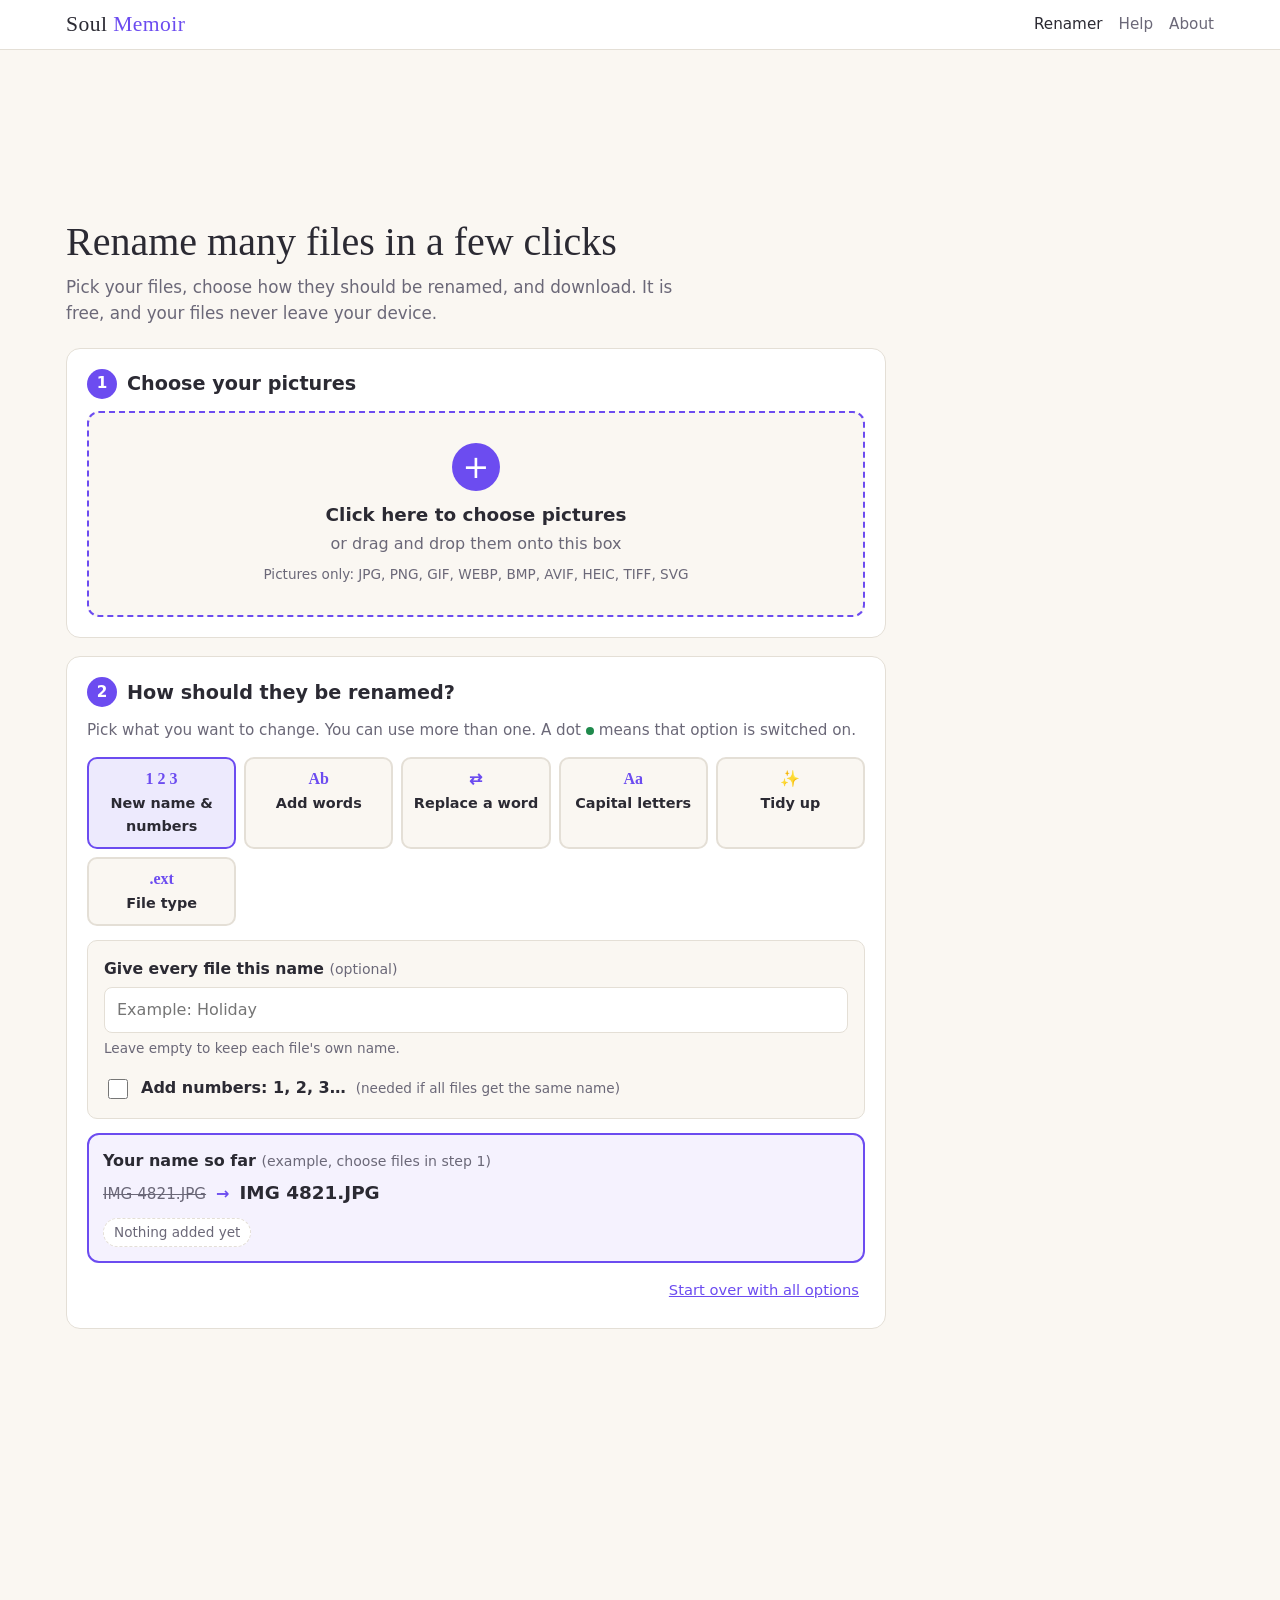
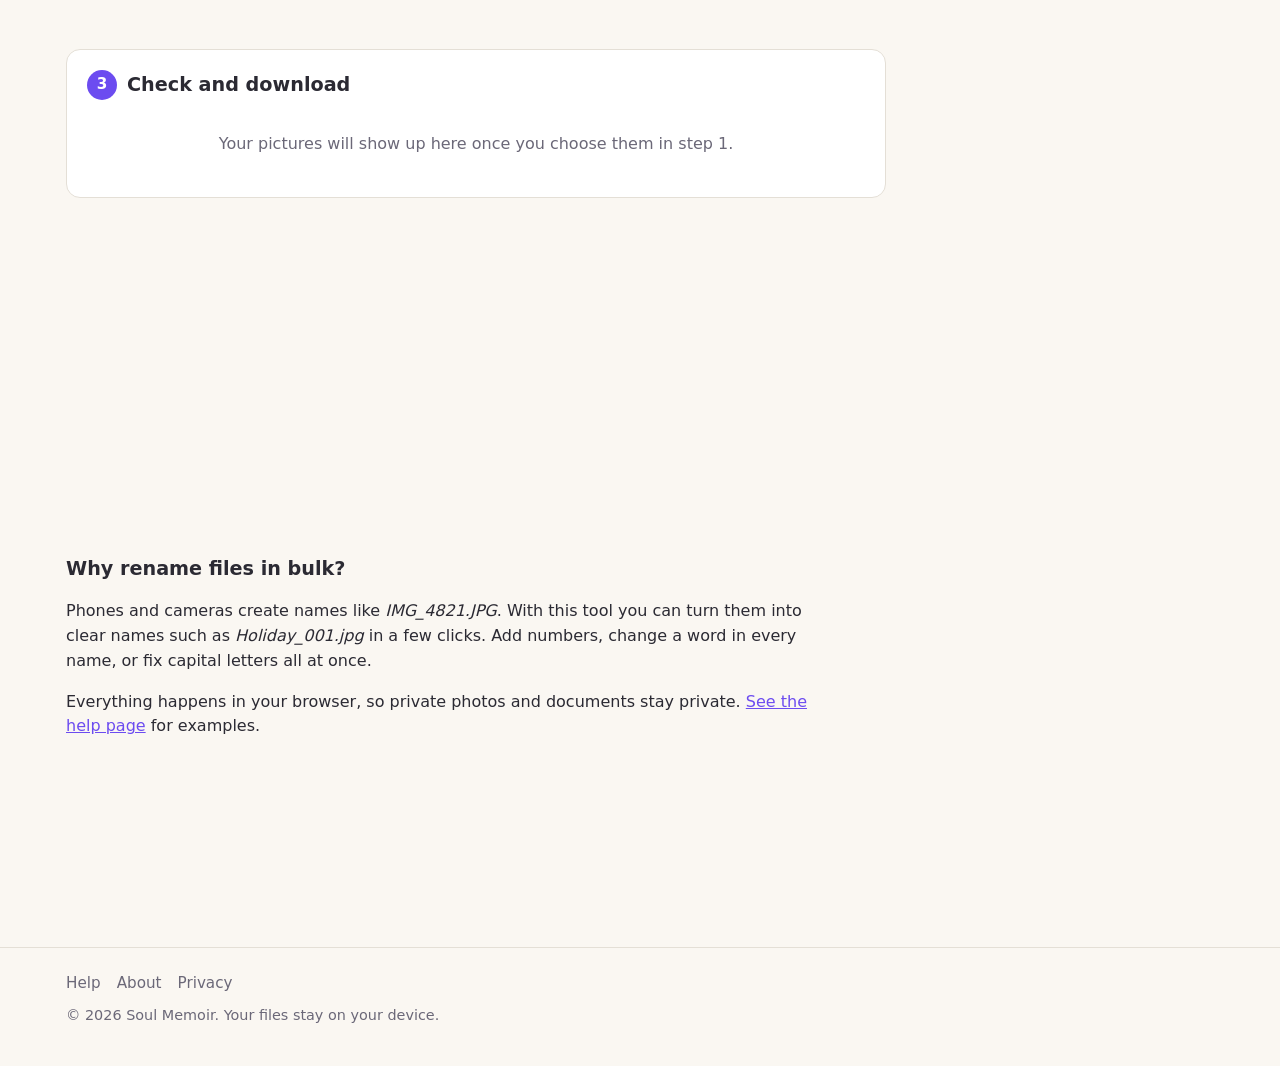
<file: index.html>
<!doctype html>
<html lang="en">
<head>
<meta charset="utf-8">
<meta name="viewport" content="width=device-width, initial-scale=1">
<title>Free Bulk File Renamer Online | Soul Memoir</title>
<meta name="description" content="Rename many files at once in your browser. Add numbers, change words, fix capital letters and more. Free, private, nothing is uploaded.">
<link rel="canonical" href="https://soulmemoir.com/">
<link rel="icon" href="favicon.svg" type="image/svg+xml">
<meta property="og:title" content="Free Bulk File Renamer Online | Soul Memoir">
<meta property="og:description" content="Rename many files at once in your browser. Private: files never leave your device.">
<meta property="og:url" content="https://soulmemoir.com/">
<meta property="og:type" content="website">
<link rel="stylesheet" href="css/style.css">
</head>
<body>
<header class="site-header">
  <div class="wrap">
    <a class="brand" href="./">Soul <b>Memoir</b></a>
    <nav class="nav" aria-label="Main">
      <a href="./" aria-current="page">Renamer</a>
      <a href="how-to.html">Help</a>
      <a href="about.html">About</a>
      </nav>
  </div>
</header>

<div class="wrap">
  <!-- AD SLOT: top-banner (responsive, 728x90 / 970x90 / 320x50). Paste ad code inside. -->
  <div class="ad-slot ad-slot--top-banner" data-ad-slot="top-banner" aria-hidden="true"></div>

  <section class="hero">
    <h1>Rename many files in a few clicks</h1>
    <p>Pick your files, choose how they should be renamed, and download. It is free, and your files never leave your device.</p>
  </section>

  <div class="layout">
    <main>
      <!-- STEP 1 -->
      <section class="step" aria-labelledby="s1">
        <h2 id="s1"><span class="num">1</span> Choose your pictures</h2>
        <div id="drop" class="drop" tabindex="0" role="button" aria-label="Choose pictures. Click here or drop pictures on this box">
          <div class="drop-icon" aria-hidden="true">+</div>
          <strong>Click here to choose pictures</strong>
          <span>or drag and drop them onto this box</span>
          <small>Pictures only: JPG, PNG, GIF, WEBP, BMP, AVIF, HEIC, TIFF, SVG</small>
          <input id="fileInput" type="file" multiple hidden accept="image/*,.jpg,.jpeg,.png,.gif,.webp,.bmp,.avif,.heic,.heif,.tif,.tiff,.svg,.ico">
        </div>
        <p id="skipped" class="skipped" role="status" hidden></p>
        <p id="fileCount" class="hint" hidden></p>
        <ul id="added" class="added" aria-label="Pictures you added"></ul>
      </section>

      <!-- STEP 2 -->
      <section class="step" aria-labelledby="s2">
        <h2 id="s2"><span class="num">2</span> How should they be renamed?</h2>
        <p class="hint">Pick what you want to change. You can use more than one. A dot <span class="dot-demo" aria-hidden="true"></span> means that option is switched on.</p>

        <div class="tabs" role="tablist" aria-label="Rename options">
          <button class="tab is-active" role="tab" type="button" data-panel="p-name" aria-selected="true" aria-controls="p-name"><span class="tab-ico" aria-hidden="true">1 2 3</span>New name &amp; numbers<i class="dot" hidden></i></button>
          <button class="tab" role="tab" type="button" data-panel="p-add" aria-selected="false" aria-controls="p-add"><span class="tab-ico" aria-hidden="true">Ab</span>Add words<i class="dot" hidden></i></button>
          <button class="tab" role="tab" type="button" data-panel="p-replace" aria-selected="false" aria-controls="p-replace"><span class="tab-ico" aria-hidden="true">&#8644;</span>Replace a word<i class="dot" hidden></i></button>
          <button class="tab" role="tab" type="button" data-panel="p-case" aria-selected="false" aria-controls="p-case"><span class="tab-ico" aria-hidden="true">Aa</span>Capital letters<i class="dot" hidden></i></button>
          <button class="tab" role="tab" type="button" data-panel="p-tidy" aria-selected="false" aria-controls="p-tidy"><span class="tab-ico" aria-hidden="true">&#10024;</span>Tidy up<i class="dot" hidden></i></button>
          <button class="tab" role="tab" type="button" data-panel="p-type" aria-selected="false" aria-controls="p-type"><span class="tab-ico" aria-hidden="true">.ext</span>File type<i class="dot" hidden></i></button>
        </div>

        <div class="panel" id="p-name" role="tabpanel">
          <div class="field">
            <label for="newName">Give every file this name <em>(optional)</em></label>
            <input id="newName" type="text" placeholder="Example: Holiday" autocomplete="off">
            <small>Leave empty to keep each file's own name.</small>
          </div>
          <label class="check big"><input id="numbering" type="checkbox"> Add numbers: 1, 2, 3&hellip; <small>(needed if all files get the same name)</small></label>
          <div id="numOpts" class="sub" hidden>
            <div class="grid2">
              <div class="field"><label for="numStart">Start counting at</label><input id="numStart" type="number" value="1"></div>
              <div class="field"><label for="numPad">Number style</label>
                <select id="numPad"><option value="0">1, 2, 3</option><option value="2">01, 02, 03</option><option value="3" selected>001, 002, 003</option><option value="4">0001, 0002, 0003</option></select></div>
              <div class="field"><label for="numPosition">Put the number</label>
                <select id="numPosition"><option value="suffix">After the name</option><option value="prefix">Before the name</option></select></div>
              <div class="field"><label for="numSeparator">Between name and number</label>
                <select id="numSeparator"><option value="_">Underscore ( _ )</option><option value="-">Dash ( - )</option><option value=" ">Space</option><option value="">Nothing</option></select></div>
              <div class="field"><label for="sortBy">Number the files in order of</label>
                <select id="sortBy"><option value="added">The order I added them</option><option value="name">Name (A to Z)</option><option value="date">Date (oldest first)</option><option value="size">Size (smallest first)</option></select></div>
              <input id="numStep" type="hidden" value="1">
            </div>
          </div>
        </div>

        <div class="panel" id="p-add" role="tabpanel" hidden>
          <div class="grid2">
            <div class="field"><label for="prefix">Add at the start</label><input id="prefix" type="text" placeholder="Example: 2026_" autocomplete="off"></div>
            <div class="field"><label for="suffix">Add at the end <em>(before .jpg, .pdf, etc.)</em></label><input id="suffix" type="text" placeholder="Example: _final" autocomplete="off"></div>
          </div>
        </div>

        <div class="panel" id="p-replace" role="tabpanel" hidden>
          <div class="grid2">
            <div class="field"><label for="findText">Find this word</label><input id="findText" type="text" placeholder="Example: IMG" autocomplete="off"></div>
            <div class="field"><label for="replaceText">Change it to <em>(empty = remove it)</em></label><input id="replaceText" type="text" placeholder="Example: Photo" autocomplete="off"></div>
          </div>
          <label class="check"><input id="matchCase" type="checkbox"> Care about capital letters when finding</label>
          <details class="adv"><summary>Advanced</summary>
            <label class="check"><input id="useRegex" type="checkbox"> Treat what I typed as a pattern (regular expression)</label>
          </details>
        </div>

        <div class="panel" id="p-case" role="tabpanel" hidden>
          <div class="field"><label for="caseMode">Change the letters to</label>
            <select id="caseMode">
              <option value="none">Leave as they are</option>
              <option value="lower">all small: my holiday photo</option>
              <option value="upper">ALL CAPITALS: MY HOLIDAY PHOTO</option>
              <option value="title">Each Word Capital: My Holiday Photo</option>
              <option value="sentence">First letter only: My holiday photo</option>
            </select></div>
        </div>

        <div class="panel" id="p-tidy" role="tabpanel" hidden>
          <div class="field"><label for="spaces">Spaces in names</label>
            <select id="spaces">
              <option value="none">Leave them</option>
              <option value="underscore">Change to underscore ( _ )</option>
              <option value="dash">Change to dash ( - )</option>
              <option value="remove">Remove them</option>
            </select></div>
          <label class="check"><input id="stripSpecial" type="checkbox"> Remove odd symbols like ! # $ % &amp; ( )</label>
        </div>

        <div class="panel" id="p-type" role="tabpanel" hidden>
          <div class="field"><label for="extMode">The part after the dot (.jpg, .pdf)</label>
            <select id="extMode">
              <option value="keep">Leave it</option>
              <option value="lower">Make it small letters (.jpg)</option>
              <option value="upper">Make it capitals (.JPG)</option>
              <option value="change">Change it to something else</option>
              <option value="remove">Remove it</option>
            </select></div>
          <div id="extOpts" class="sub" hidden>
            <div class="field"><label for="extNew">New ending</label><input id="extNew" type="text" placeholder="Example: jpg" autocomplete="off"><small>Only renames. It does not convert the file.</small></div>
          </div>
        </div>

        <div class="live" aria-live="polite">
          <div class="live-title">Your name so far <span id="liveNote" class="live-note"></span></div>
          <div class="live-names">
            <span id="liveBefore" class="before"></span>
            <span class="live-arrow" aria-hidden="true">&rarr;</span>
            <strong id="liveAfter" class="live-after"></strong>
          </div>
          <div id="liveChips" class="chips"></div>
        </div>

        <div class="reset-row"><button id="reset" class="link-btn" type="button">Start over with all options</button></div>
      </section>

      <!-- AD SLOT: in-content (300x250 / 336x280 / responsive). Between options and results. -->
      <div class="ad-slot ad-slot--in-content" data-ad-slot="in-content" aria-hidden="true"></div>

      <!-- STEP 3 -->
      <section class="step" aria-labelledby="s3" aria-live="polite">
        <h2 id="s3"><span class="num">3</span> Check and download</h2>
        <p id="empty" class="empty">Your pictures will show up here once you choose them in step 1.</p>
        <div id="results" hidden>
          <p id="summary" class="summary"></p>
          <div class="list" id="rows"></div>
          <div id="fixRow" class="fix" hidden>
            <p id="fixMsg"></p>
            <div class="row">
              <button id="fixDup" class="btn btn--small" type="button" hidden>Fix same names automatically</button>
              <button id="fixIllegal" class="btn btn--small" type="button" hidden>Fix not-allowed symbols automatically</button>
            </div>
          </div>
          <p id="notice" class="notice"></p>
          <div class="dl">
            <button id="download" class="btn btn--primary btn--big" type="button" disabled>Download renamed files</button>
            <button id="clear" class="link-btn" type="button">Remove all files</button>
          </div>
          <p class="hint">Your original files are not changed. You get renamed copies (several files come in one ZIP).</p>
        </div>
      </section>

      <!-- AD SLOT: below-results (300x250 / 336x280 / responsive). Kept away from the Download button. -->
      <div class="ad-slot ad-slot--below-results" data-ad-slot="below-results" aria-hidden="true"></div>

      <section class="prose" style="padding-top:8px">
        <h2>Why rename files in bulk?</h2>
        <p>Phones and cameras create names like <em>IMG_4821.JPG</em>. With this tool you can turn them into clear names such as <em>Holiday_001.jpg</em> in a few clicks. Add numbers, change a word in every name, or fix capital letters all at once.</p>
        <p>Everything happens in your browser, so private photos and documents stay private. <a href="how-to.html">See the help page</a> for examples.</p>
      </section>
    </main>

    <aside aria-label="Advertisement">
      <!-- AD SLOT: sidebar (300x600 / 300x250). Desktop only, sticky. -->
      <div class="ad-slot ad-slot--sidebar" data-ad-slot="sidebar" aria-hidden="true"></div>
    </aside>
  </div>

  <!-- AD SLOT: footer-banner (responsive, 728x90 / 320x50). -->
  <div class="ad-slot ad-slot--footer-banner" data-ad-slot="footer-banner" aria-hidden="true"></div>
</div>

<footer class="site-footer">
  <div class="wrap">
    <nav class="nav" aria-label="Footer">
      <a href="how-to.html">Help</a><a href="about.html">About</a><a href="privacy.html">Privacy</a></nav>
    <div>&copy; 2026 Soul Memoir. Your files stay on your device.</div>
  </div>
</footer>

<script src="js/vendor/jszip.min.js"></script>
<script src="js/renamer.js"></script>
<script src="js/app.js"></script>
</body>
</html>
</file>
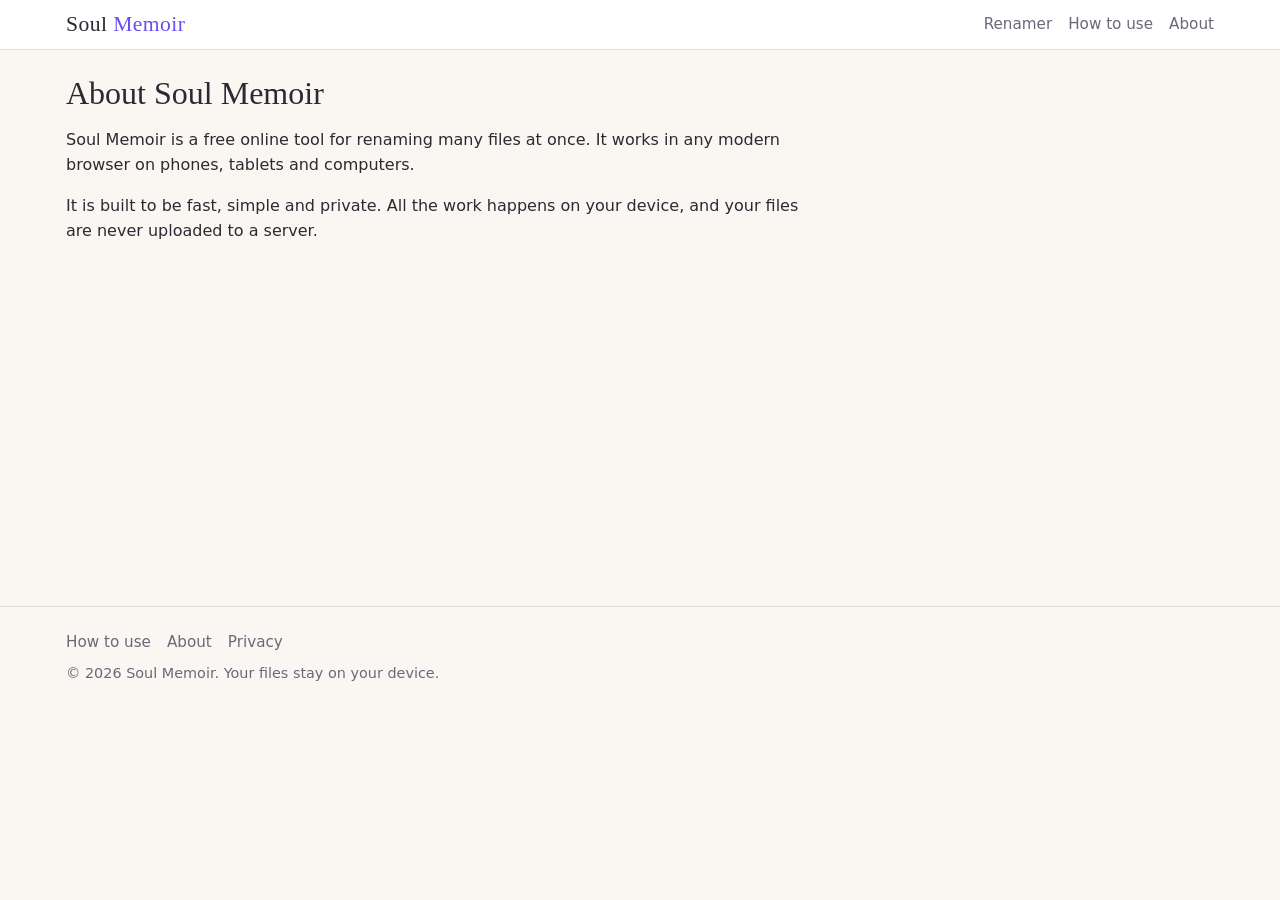
<file: about.html>
<!doctype html>
<html lang="en">
<head>
<meta charset="utf-8">
<meta name="viewport" content="width=device-width, initial-scale=1">
<title>About | Soul Memoir</title>
<meta name="description" content="About Soul Memoir, a free private bulk file renamer.">
<link rel="canonical" href="https://soulmemoir.com/about.html">
<link rel="icon" href="/favicon.svg" type="image/svg+xml">
<link rel="stylesheet" href="/css/style.css">
</head>
<body>
<header class="site-header"><div class="wrap">
  <a class="brand" href="/">Soul <b>Memoir</b></a>
  <nav class="nav" aria-label="Main"><a href="/">Renamer</a><a href="/how-to.html">How to use</a><a href="/about.html">About</a></nav>
</div></header>
<div class="wrap">
<main class="prose">
<h1>About Soul Memoir</h1>
<p>Soul Memoir is a free online tool for renaming many files at once. It works in any modern browser on phones, tablets and computers.</p>
<p>It is built to be fast, simple and private. All the work happens on your device, and your files are never uploaded to a server.</p>
<!-- AD SLOT: in-article (300x250 / responsive). -->
<div class="ad-slot ad-slot--in-article" data-ad-slot="in-article" aria-hidden="true"></div>
</main>
</div>
<footer class="site-footer"><div class="wrap">
  <nav class="nav" aria-label="Footer"><a href="/how-to.html">How to use</a><a href="/about.html">About</a><a href="/privacy.html">Privacy</a></nav>
  <div>&copy; 2026 Soul Memoir. Your files stay on your device.</div>
</div></footer>
</body>
</html>
</file>
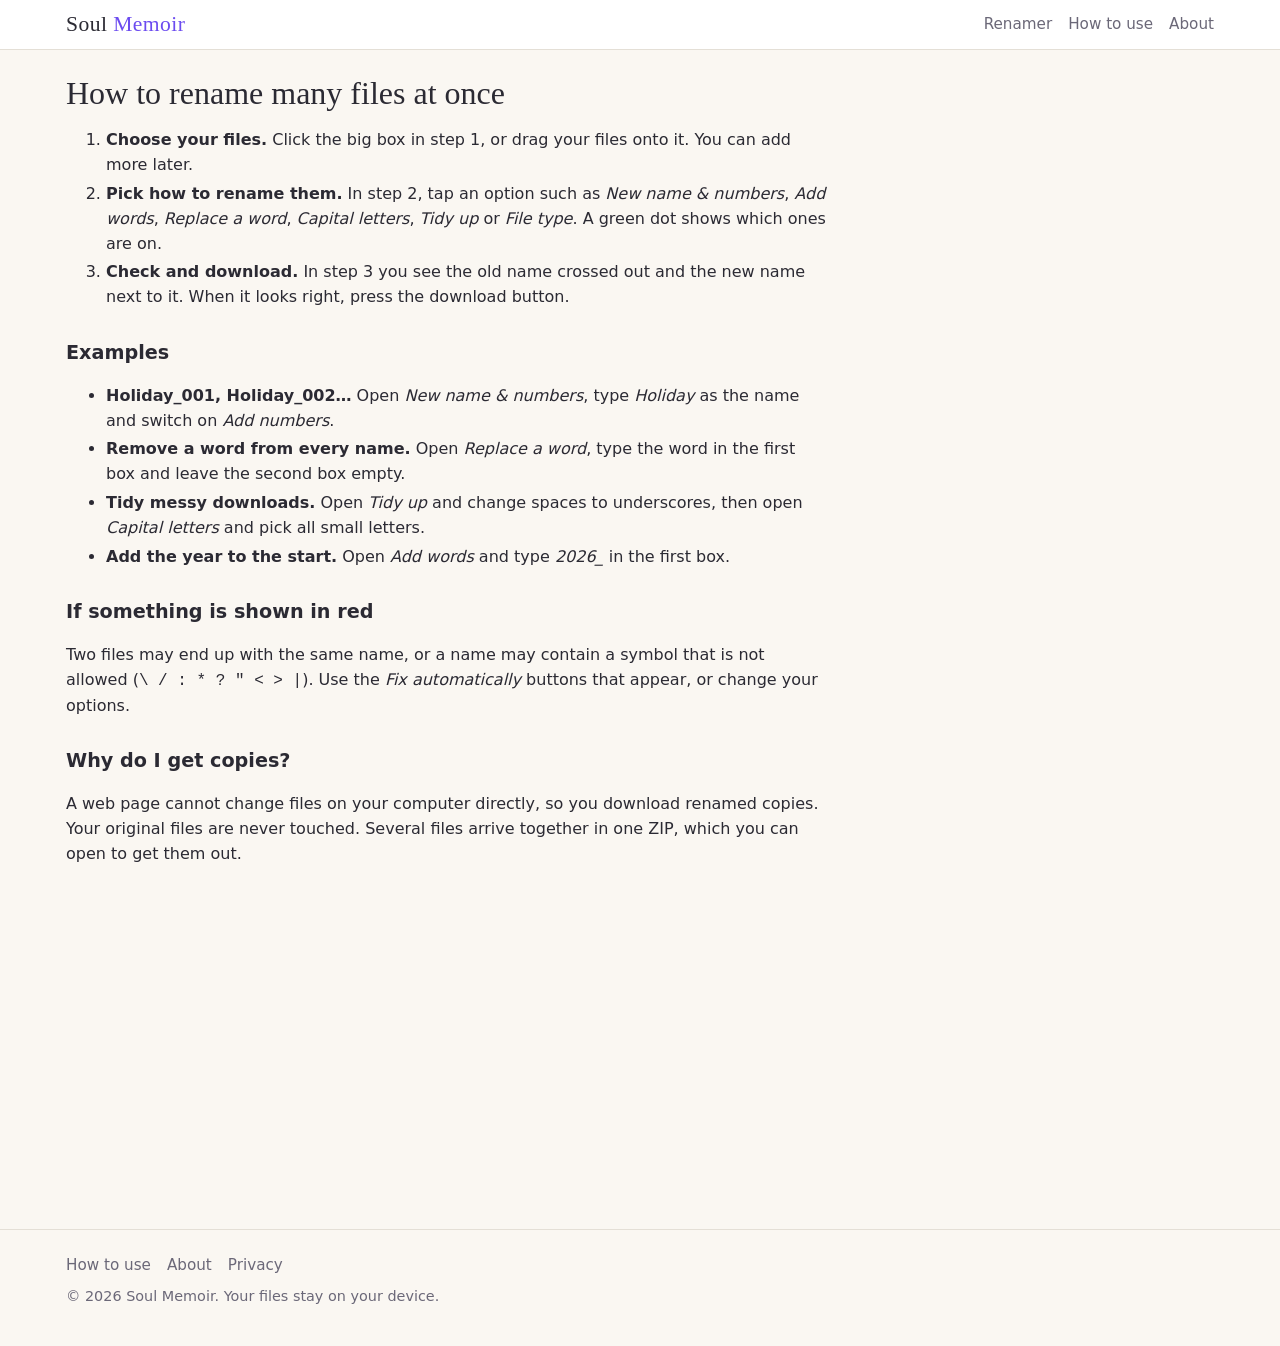
<file: how-to.html>
<!doctype html>
<html lang="en">
<head>
<meta charset="utf-8">
<meta name="viewport" content="width=device-width, initial-scale=1">
<title>How to Bulk Rename Files | Soul Memoir</title>
<meta name="description" content="Step-by-step guide to renaming many files at once with Soul Memoir.">
<link rel="canonical" href="https://soulmemoir.com/how-to.html">
<link rel="icon" href="/favicon.svg" type="image/svg+xml">
<link rel="stylesheet" href="/css/style.css">
</head>
<body>
<header class="site-header"><div class="wrap">
  <a class="brand" href="/">Soul <b>Memoir</b></a>
  <nav class="nav" aria-label="Main"><a href="/">Renamer</a><a href="/how-to.html">How to use</a><a href="/about.html">About</a></nav>
</div></header>
<div class="wrap">
<main class="prose">
<h1>How to rename many files at once</h1>
<ol>
<li><strong>Choose your files.</strong> Click the big box in step 1, or drag your files onto it. You can add more later.</li>
<li><strong>Pick how to rename them.</strong> In step 2, tap an option such as <em>New name &amp; numbers</em>, <em>Add words</em>, <em>Replace a word</em>, <em>Capital letters</em>, <em>Tidy up</em> or <em>File type</em>. A green dot shows which ones are on.</li>
<li><strong>Check and download.</strong> In step 3 you see the old name crossed out and the new name next to it. When it looks right, press the download button.</li>
</ol>
<h2>Examples</h2>
<ul>
<li><strong>Holiday_001, Holiday_002&hellip;</strong> Open <em>New name &amp; numbers</em>, type <em>Holiday</em> as the name and switch on <em>Add numbers</em>.</li>
<li><strong>Remove a word from every name.</strong> Open <em>Replace a word</em>, type the word in the first box and leave the second box empty.</li>
<li><strong>Tidy messy downloads.</strong> Open <em>Tidy up</em> and change spaces to underscores, then open <em>Capital letters</em> and pick all small letters.</li>
<li><strong>Add the year to the start.</strong> Open <em>Add words</em> and type <em>2026_</em> in the first box.</li>
</ul>
<h2>If something is shown in red</h2>
<p>Two files may end up with the same name, or a name may contain a symbol that is not allowed (<code>\ / : * ? " &lt; &gt; |</code>). Use the <em>Fix automatically</em> buttons that appear, or change your options.</p>
<h2>Why do I get copies?</h2>
<p>A web page cannot change files on your computer directly, so you download renamed copies. Your original files are never touched. Several files arrive together in one ZIP, which you can open to get them out.</p>
<!-- AD SLOT: in-article (300x250 / responsive). -->
<div class="ad-slot ad-slot--in-article" data-ad-slot="in-article" aria-hidden="true"></div>
</main>
</div>
<footer class="site-footer"><div class="wrap">
  <nav class="nav" aria-label="Footer"><a href="/how-to.html">How to use</a><a href="/about.html">About</a><a href="/privacy.html">Privacy</a></nav>
  <div>&copy; 2026 Soul Memoir. Your files stay on your device.</div>
</div></footer>
</body>
</html>
</file>
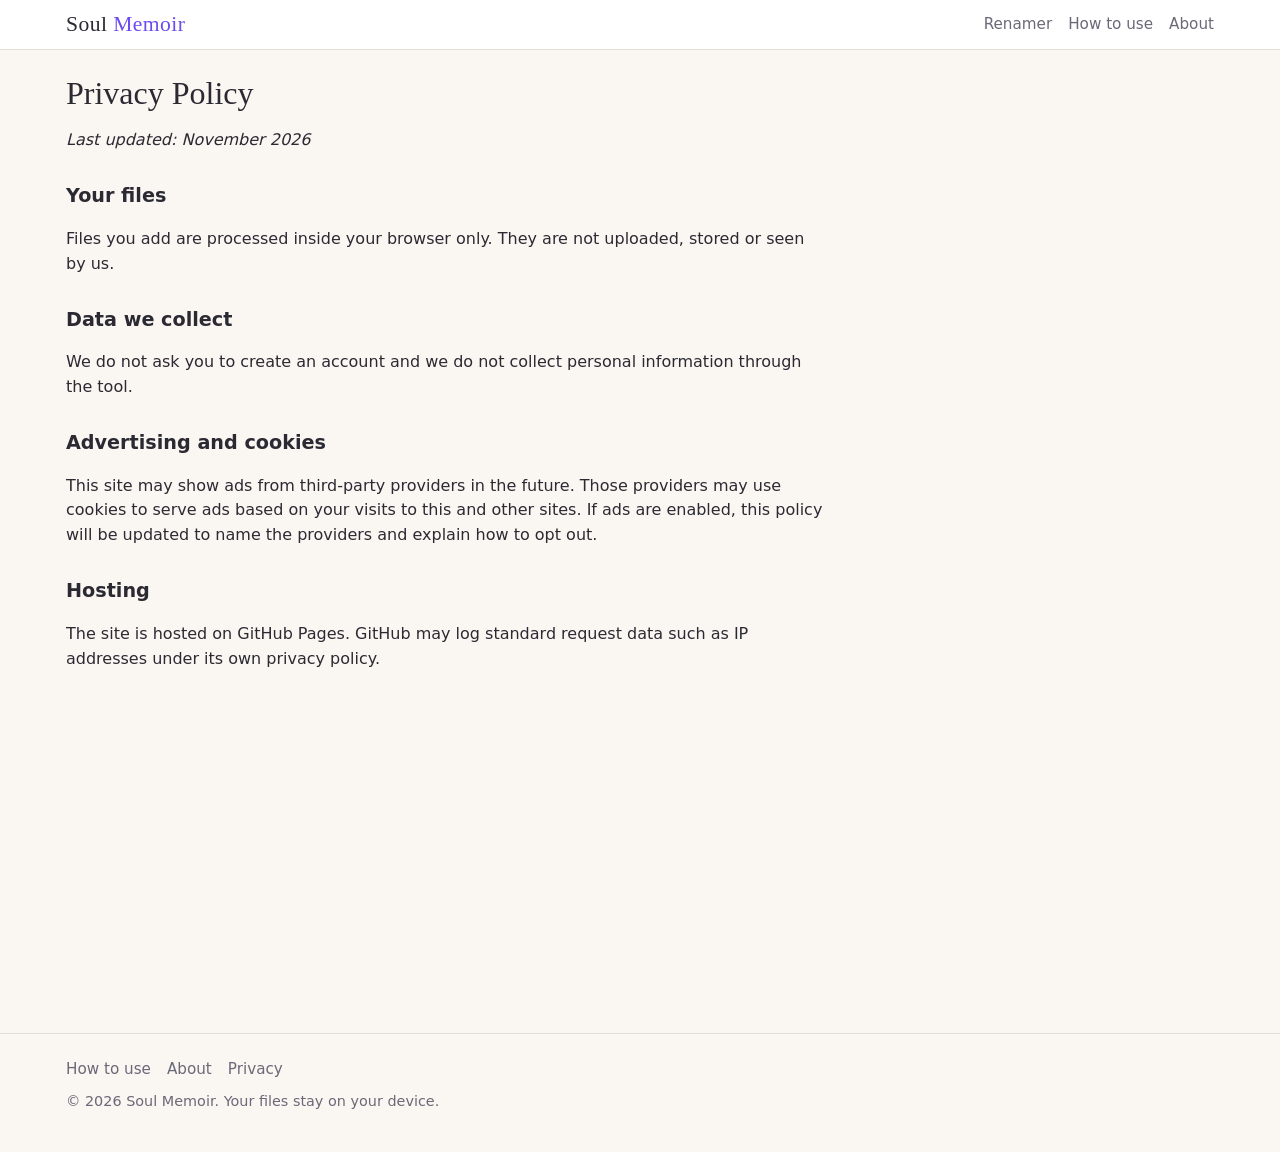
<file: privacy.html>
<!doctype html>
<html lang="en">
<head>
<meta charset="utf-8">
<meta name="viewport" content="width=device-width, initial-scale=1">
<title>Privacy Policy | Soul Memoir</title>
<meta name="description" content="How Soul Memoir handles your files and data.">
<link rel="canonical" href="https://soulmemoir.com/privacy.html">
<link rel="icon" href="/favicon.svg" type="image/svg+xml">
<link rel="stylesheet" href="/css/style.css">
</head>
<body>
<header class="site-header"><div class="wrap">
  <a class="brand" href="/">Soul <b>Memoir</b></a>
  <nav class="nav" aria-label="Main"><a href="/">Renamer</a><a href="/how-to.html">How to use</a><a href="/about.html">About</a></nav>
</div></header>
<div class="wrap">
<main class="prose">
<h1>Privacy Policy</h1>
<p><em>Last updated: November 2026</em></p>
<h2>Your files</h2>
<p>Files you add are processed inside your browser only. They are not uploaded, stored or seen by us.</p>
<h2>Data we collect</h2>
<p>We do not ask you to create an account and we do not collect personal information through the tool.</p>
<h2>Advertising and cookies</h2>
<p>This site may show ads from third-party providers in the future. Those providers may use cookies to serve ads based on your visits to this and other sites. If ads are enabled, this policy will be updated to name the providers and explain how to opt out.</p>
<h2>Hosting</h2>
<p>The site is hosted on GitHub Pages. GitHub may log standard request data such as IP addresses under its own privacy policy.</p>
<!-- AD SLOT: in-article (300x250 / responsive). -->
<div class="ad-slot ad-slot--in-article" data-ad-slot="in-article" aria-hidden="true"></div>
</main>
</div>
<footer class="site-footer"><div class="wrap">
  <nav class="nav" aria-label="Footer"><a href="/how-to.html">How to use</a><a href="/about.html">About</a><a href="/privacy.html">Privacy</a></nav>
  <div>&copy; 2026 Soul Memoir. Your files stay on your device.</div>
</div></footer>
</body>
</html>
</file>
<file: css/style.css>
:root {
  --bg: #faf7f2; --surface: #ffffff; --fg: #2b2a33; --muted: #6b6878; --line: #e4dfd6;
  --accent: #6c4cf0; --accent-fg: #ffffff; --ok: #1f8a4c; --warn: #b26a00; --bad: #c62828;
  --radius: 10px; --max: 1180px;
}
@media (prefers-color-scheme: dark) {
  :root:not([data-theme="light"]) {
    --bg: #14131a; --surface: #1d1c26; --fg: #f1eef8; --muted: #a29fb3; --line: #34323f;
    --accent: #a58bff; --accent-fg: #14131a; --ok: #55c98a; --warn: #f0b24a; --bad: #ff7b7b;
  }
}
:root[data-theme="dark"] {
  --bg: #14131a; --surface: #1d1c26; --fg: #f1eef8; --muted: #a29fb3; --line: #34323f;
  --accent: #a58bff; --accent-fg: #14131a; --ok: #55c98a; --warn: #f0b24a; --bad: #ff7b7b;
}

* { box-sizing: border-box; }
html { -webkit-text-size-adjust: 100%; }
body {
  margin: 0; background: var(--bg); color: var(--fg);
  font: 16px/1.55 system-ui, -apple-system, "Segoe UI", Roboto, sans-serif;
}
a { color: var(--accent); }
.wrap { max-width: var(--max); margin: 0 auto; padding: 0 16px; }

/* Header / footer */
.site-header { border-bottom: 1px solid var(--line); background: var(--surface); }
.site-header .wrap { display: flex; align-items: center; justify-content: space-between; gap: 12px; padding-top: 12px; padding-bottom: 12px; flex-wrap: wrap; }
.brand { font: 400 1.35rem Georgia, serif; text-decoration: none; color: var(--fg); letter-spacing: .02em; }
.brand b { color: var(--accent); font-weight: 400; }
.nav { display: flex; gap: 16px; flex-wrap: wrap; font-size: .95rem; }
.nav a { color: var(--muted); text-decoration: none; }
.nav a:hover, .nav a[aria-current="page"] { color: var(--fg); }
.site-footer { margin-top: 48px; border-top: 1px solid var(--line); padding: 24px 0 40px; color: var(--muted); font-size: .9rem; }
.site-footer .nav { margin-bottom: 8px; }

/* Ad slots: reserved space only. No ad code lives here. */
.ad-slot { display: block; width: 100%; margin: 20px auto; background: transparent; overflow: hidden; }
.ad-slot--top-banner, .ad-slot--footer-banner { min-height: 100px; max-width: 970px; }
.ad-slot--in-content, .ad-slot--below-results { min-height: 280px; max-width: 728px; }
.ad-slot--in-article { min-height: 250px; max-width: 728px; }
.ad-slot--sidebar { display: none; min-height: 600px; width: 300px; margin: 0; }
@media (max-width: 600px) {
  .ad-slot--top-banner, .ad-slot--footer-banner { min-height: 60px; }
  .ad-slot--in-content, .ad-slot--below-results { min-height: 250px; }
}

/* Layout: tool + optional sidebar */
.layout { display: block; }
@media (min-width: 1100px) {
  .layout { display: grid; grid-template-columns: minmax(0, 1fr) 300px; gap: 28px; align-items: start; }
  .ad-slot--sidebar { display: block; position: sticky; top: 16px; }
}

/* Hero */
.hero { padding: 28px 0 4px; }
.hero h1 { font: 400 clamp(1.7rem, 4.5vw, 2.5rem)/1.2 Georgia, serif; margin: 0 0 8px; }
.hero p { margin: 0; color: var(--muted); font-size: 1.05rem; max-width: 60ch; }

/* Steps */
.step { background: var(--surface); border: 1px solid var(--line); border-radius: 14px; padding: 20px; margin-top: 18px; }
.step h2 { display: flex; align-items: center; gap: 10px; font-size: 1.2rem; margin: 0 0 12px; }
.num { display: inline-grid; place-items: center; width: 30px; height: 30px; border-radius: 50%; background: var(--accent); color: var(--accent-fg); font-size: .95rem; flex: 0 0 auto; }
.hint { color: var(--muted); font-size: .95rem; margin: 8px 0 0; }
.dot-demo, .dot { display: inline-block; width: 8px; height: 8px; border-radius: 50%; background: var(--ok); vertical-align: middle; }
.dot { position: absolute; top: 8px; right: 8px; }
.dot[hidden] { display: none; }

/* Dropzone */
.drop { display: flex; flex-direction: column; align-items: center; gap: 2px; border: 2px dashed var(--accent); border-radius: 12px; padding: 30px 16px; text-align: center; background: var(--bg); cursor: pointer; transition: background .15s; }
.drop:hover, .drop.is-over, .drop:focus-visible { background: color-mix(in srgb, var(--accent) 10%, var(--bg)); outline: none; }
.drop-icon { width: 48px; height: 48px; border-radius: 50%; background: var(--accent); color: var(--accent-fg); display: grid; place-items: center; font-size: 2rem; line-height: 1; margin-bottom: 8px; }
.drop strong { font-size: 1.15rem; }
.drop span { color: var(--muted); }

/* Tabs */
.tabs { display: grid; grid-template-columns: repeat(auto-fit, minmax(130px, 1fr)); gap: 8px; margin: 14px 0; }
.tab { position: relative; display: flex; flex-direction: column; align-items: center; gap: 4px; font: inherit; font-size: .9rem; font-weight: 600; padding: 10px 6px; background: var(--bg); color: var(--fg); border: 2px solid var(--line); border-radius: 10px; cursor: pointer; text-align: center; }
.tab:hover { border-color: var(--accent); }
.tab.is-active { border-color: var(--accent); background: color-mix(in srgb, var(--accent) 12%, var(--surface)); }
.tab-ico { font: 700 1rem/1.2 Georgia, serif; color: var(--accent); }
.panel { border: 1px solid var(--line); border-radius: 10px; padding: 16px; background: var(--bg); }
.panel[hidden] { display: none; }
.grid2 { display: grid; gap: 14px; grid-template-columns: repeat(auto-fit, minmax(220px, 1fr)); }
.field { display: flex; flex-direction: column; gap: 5px; }
.field > label { font-weight: 600; font-size: .98rem; }
.field em { font-weight: 400; color: var(--muted); font-style: normal; font-size: .88rem; }
small { color: var(--muted); font-size: .85rem; font-weight: 400; }
.sub { margin-top: 14px; padding-top: 14px; border-top: 1px solid var(--line); }
.sub[hidden] { display: none; }
.check { display: flex; align-items: center; gap: 10px; margin-top: 12px; cursor: pointer; }
.check.big { font-weight: 600; margin-top: 16px; }
.check input { width: 20px; height: 20px; accent-color: var(--accent); flex: 0 0 auto; }
.adv { margin-top: 12px; padding: 0; border: 0; }
.adv summary { color: var(--muted); font-weight: 400; font-size: .9rem; }
.reset-row { margin-top: 10px; text-align: right; }

input[type="text"], input[type="number"], select {
  width: 100%; font: inherit; font-size: 1rem; color: var(--fg); background: var(--surface);
  border: 1px solid var(--line); border-radius: 8px; padding: 10px 12px; min-height: 44px;
}
input:focus-visible, select:focus-visible, button:focus-visible, summary:focus-visible, .drop:focus-visible { outline: 2px solid var(--accent); outline-offset: 2px; }

/* Buttons */
.btn { font: inherit; font-weight: 600; border-radius: 10px; padding: 10px 18px; border: 1px solid var(--line); background: var(--surface); color: var(--fg); cursor: pointer; }
.btn:hover:not(:disabled) { border-color: var(--accent); }
.btn:disabled { opacity: .5; cursor: not-allowed; }
.btn--primary { background: var(--accent); color: var(--accent-fg); border-color: var(--accent); }
.btn--big { font-size: 1.1rem; padding: 14px 24px; width: 100%; max-width: 380px; }
.btn--small { padding: 8px 14px; font-size: .92rem; }
.link-btn { background: none; border: 0; color: var(--accent); font: inherit; font-size: .92rem; text-decoration: underline; cursor: pointer; padding: 6px; }
.row { display: flex; gap: 8px; flex-wrap: wrap; }

/* Results */
.summary { font-weight: 600; margin: 0 0 12px; }
.list { border: 1px solid var(--line); border-radius: 10px; max-height: 420px; overflow-y: auto; }
.item { display: flex; align-items: center; gap: 8px; padding: 10px 12px; border-bottom: 1px solid var(--line); }
.item:last-child { border-bottom: 0; }
.item--bad { background: color-mix(in srgb, var(--bad) 8%, var(--surface)); }
.item-body { flex: 1; min-width: 0; }
.before { color: var(--muted); font-size: .88rem; text-decoration: line-through; word-break: break-all; }
.after { font-weight: 600; word-break: break-all; }
.after::before { content: "\2192  "; color: var(--accent); }
.msg { font-size: .85rem; margin-top: 2px; }
.msg--unchanged { color: var(--muted); }
.msg--duplicate, .msg--illegal, .msg--empty, .msg--reserved { color: var(--bad); font-weight: 600; }
.x { background: none; border: 0; color: var(--muted); cursor: pointer; font-size: 1.5rem; line-height: 1; padding: 6px 12px; min-height: 44px; }
.x:hover { color: var(--bad); }
.fix { margin-top: 12px; padding: 12px; border: 1px solid var(--bad); border-radius: 10px; }
.fix p { margin: 0 0 8px; color: var(--bad); font-weight: 600; }
.notice { color: var(--warn); font-size: .92rem; margin: 10px 0 0; min-height: 1em; }
.empty { text-align: center; color: var(--muted); padding: 20px 8px; margin: 0; }
.dl { display: flex; flex-direction: column; align-items: center; gap: 6px; margin-top: 16px; }

/* Content pages */
.prose { max-width: 760px; padding: 24px 0; }
.prose h1 { font: 400 2rem/1.2 Georgia, serif; margin: 0 0 12px; }
.prose h2 { font-size: 1.2rem; margin: 28px 0 8px; }
.prose li { margin-bottom: 4px; }
details { border-top: 1px solid var(--line); padding: 10px 0; }
summary { cursor: pointer; font-weight: 600; }
.sr { position: absolute; width: 1px; height: 1px; overflow: hidden; clip: rect(0 0 0 0); white-space: nowrap; }

/* Live name preview */
.live { margin-top: 14px; padding: 14px; border: 2px solid var(--accent); border-radius: 12px; background: color-mix(in srgb, var(--accent) 7%, var(--surface)); }
.live-title { font-weight: 700; margin-bottom: 6px; }
.live-note { font-weight: 400; color: var(--muted); font-size: .88rem; }
.live-names { display: flex; flex-wrap: wrap; align-items: baseline; gap: 6px 10px; }
.live-names .before { font-size: .95rem; }
.live-arrow { color: var(--accent); font-weight: 700; }
.live-after { font-size: 1.15rem; word-break: break-all; }
.live-after.is-bad { color: var(--bad); }
.chips { display: flex; flex-wrap: wrap; gap: 6px; margin-top: 10px; }
.chip { background: var(--surface); border: 1px solid var(--line); border-radius: 999px; padding: 3px 10px; font-size: .85rem; max-width: 100%; overflow-wrap: anywhere; }
.chip--none { color: var(--muted); border-style: dashed; }

/* Added pictures list */
.small-note, .drop small { color: var(--muted); }
.drop small { margin-top: 6px; }
.skipped { margin: 10px 0 0; padding: 8px 12px; border-radius: 8px; background: color-mix(in srgb, var(--warn) 14%, var(--surface)); color: var(--fg); font-size: .92rem; }
.added { list-style: none; margin: 10px 0 0; padding: 0; border: 1px solid var(--line); border-radius: 10px; max-height: 260px; overflow-y: auto; }
.added:empty { display: none; }
.added li { display: flex; align-items: center; gap: 10px; padding: 6px 8px 6px 10px; border-bottom: 1px solid var(--line); }
.added li:last-child { border-bottom: 0; }
.added img { width: 40px; height: 40px; object-fit: cover; border-radius: 6px; background: var(--bg); flex: 0 0 auto; }
.added-name { flex: 1; min-width: 0; word-break: break-all; font-size: .95rem; }
</file>
